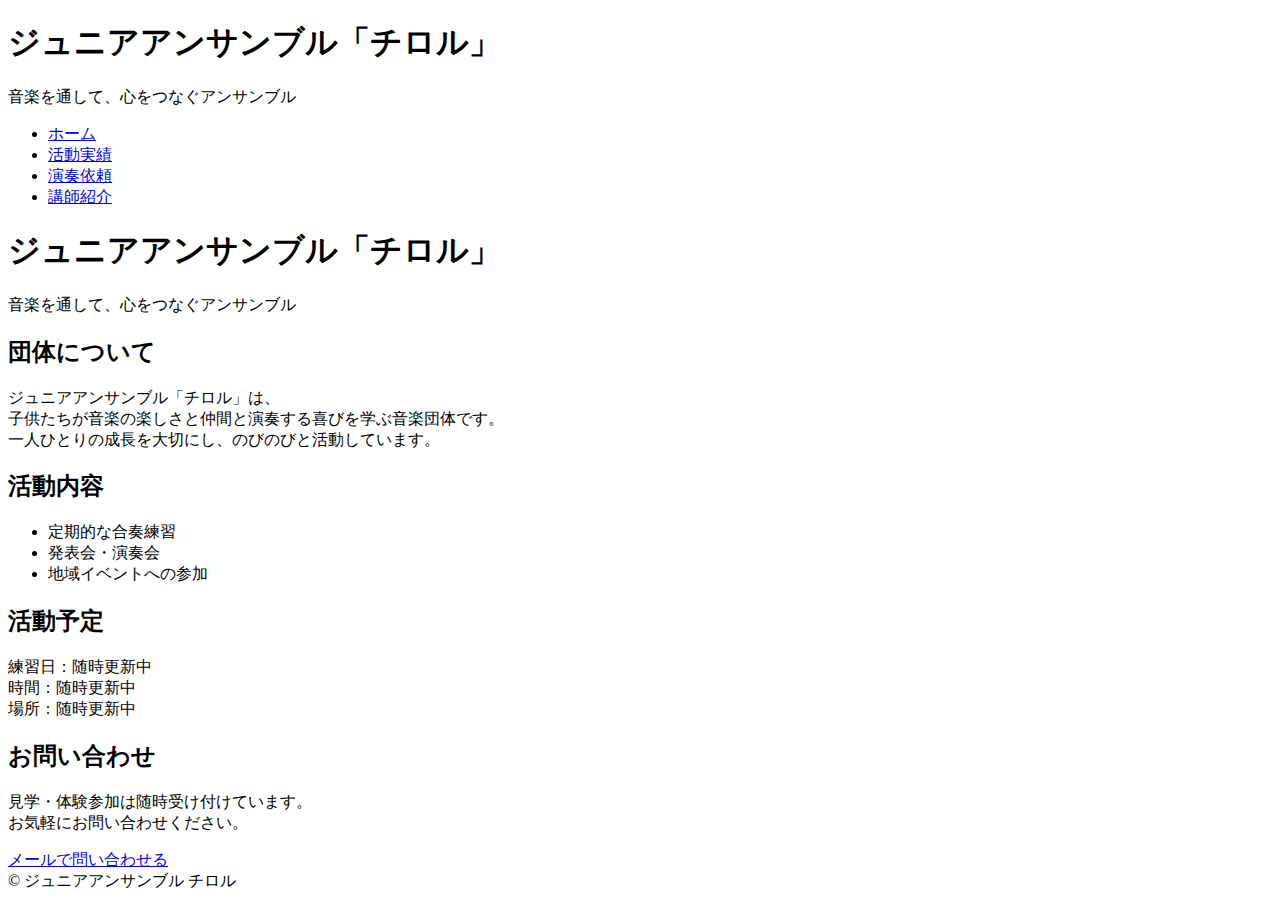
<file: index.html>
<!DOCTYPE html>
<html lang="ja">
<header>
  <h1>ジュニアアンサンブル「チロル」</h1>
  <p>音楽を通して、心をつなぐアンサンブル</p>

  <nav>
    <ul class="nav">
      <li><a href="index.html">ホーム</a></li>
      <li><a href="achievements.html">活動実績</a></li>
      <li><a href="request.html">演奏依頼</a></li>
      <li><a href="instructor.html">講師紹介</a></li>
    </ul>
  </nav>
</header>


<body>

<header>
  <h1>ジュニアアンサンブル「チロル」</h1>
  <p>音楽を通して、心をつなぐアンサンブル</p>
</header>

<main>

  <section class="about">
    <h2>団体について</h2>
    <div class="card">
      <p>
        ジュニアアンサンブル「チロル」は、<br>
        子供たちが音楽の楽しさと仲間と演奏する喜びを学ぶ音楽団体です。<br>
        一人ひとりの成長を大切にし、のびのびと活動しています。
      </p>
    </div>
  </section>

  <section class="activities">
    <h2>活動内容</h2>
    <div class="card">
      <ul>
        <li>定期的な合奏練習</li>
        <li>発表会・演奏会</li>
        <li>地域イベントへの参加</li>
      </ul>
    </div>
  </section>

  <section class="schedule">
    <h2>活動予定</h2>
    <div class="card">
      <p>
        練習日：随時更新中<br>
        時間：随時更新中<br>
        場所：随時更新中
      </p>
    </div>
  </section>

  <section class="contact">
    <h2>お問い合わせ</h2>
    <div class="card">
      <p>
        見学・体験参加は随時受け付けています。<br>
        お気軽にお問い合わせください。
      </p>
      <a href="mailto:tyrol.juniorensemble@gmail.com">
        メールで問い合わせる
      </a>
    </div>
  </section>

</main>

<footer>
  © ジュニアアンサンブル チロル
</footer>

</body>
</html>
</file>
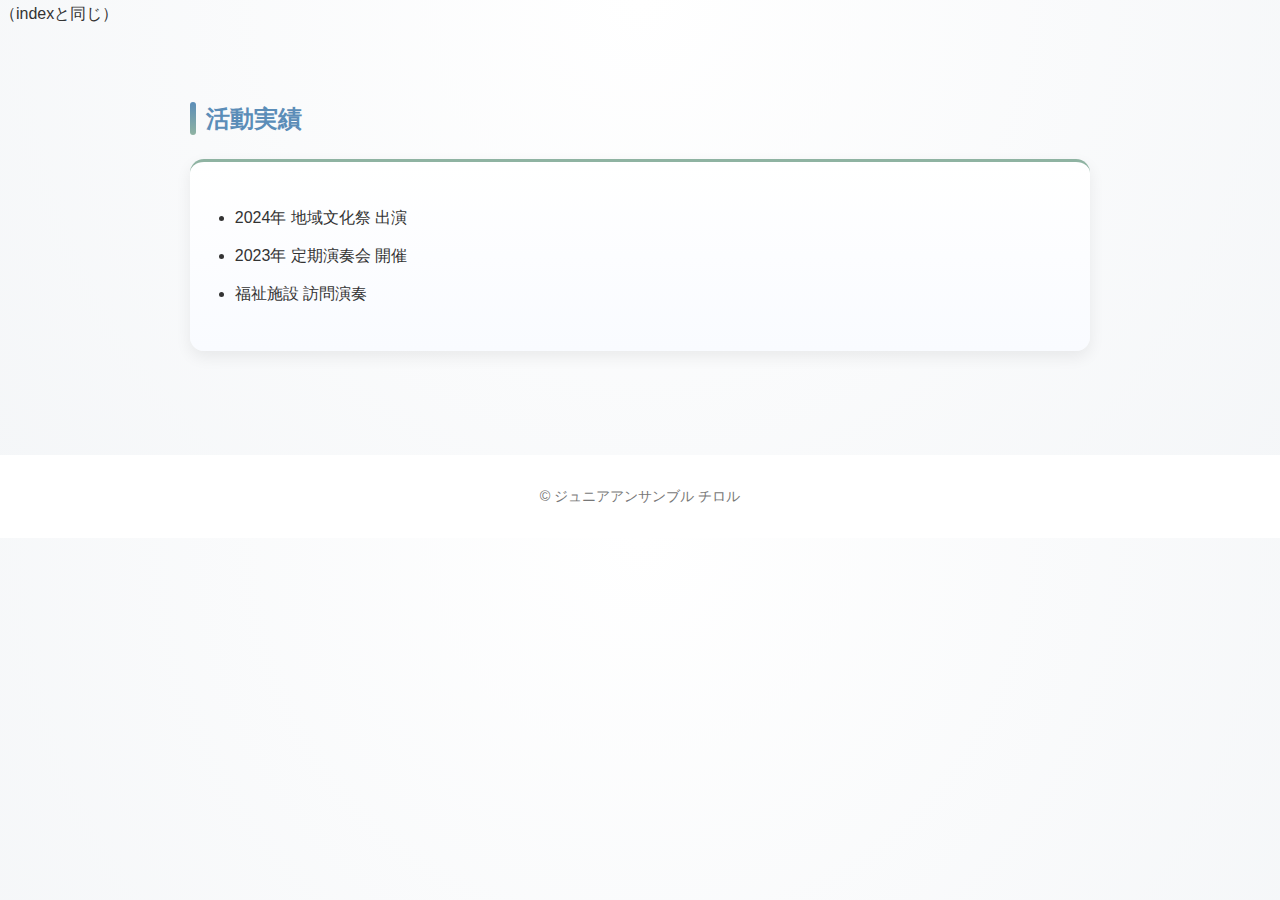
<file: achievements.html>
<!DOCTYPE html>
<html lang="ja">
<head>
  <meta charset="UTF-8">
  <title>活動実績｜ジュニアアンサンブル チロル</title>
  <link rel="stylesheet" href="junior.css">
</head>
<body>

<header>（indexと同じ）</header>

<main>
  <section>
    <h2>活動実績</h2>
    <div class="card">
      <ul>
        <li>2024年 地域文化祭 出演</li>
        <li>2023年 定期演奏会 開催</li>
        <li>福祉施設 訪問演奏</li>
      </ul>
    </div>
  </section>
</main>

<footer>© ジュニアアンサンブル チロル</footer>

</body>
</html>
</file>
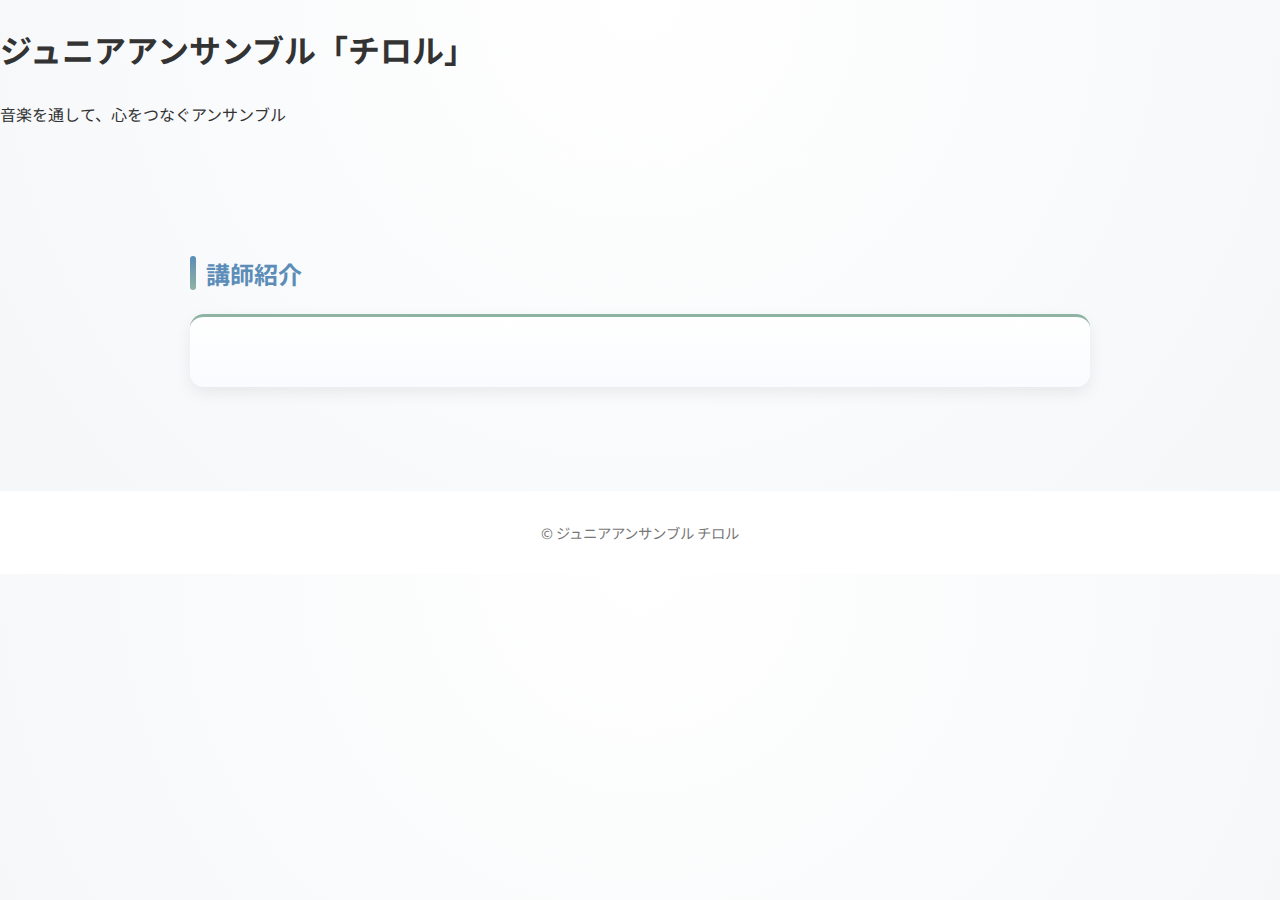
<file: instructor.html>
<!DOCTYPE html>
<html lang="ja">
<head>
  <meta charset="UTF-8">
  <title>ジュニアアンサンブル チロル!!</title>
  <meta name="viewport" content="width=device-width, initial-scale=1.0">

  <link href="https://fonts.googleapis.com/css2?family=Nunito:wght@400;600&family=Noto+Sans+JP:wght@300;400&display=swap" rel="stylesheet">
  <link rel="stylesheet" href="junior.css">
</head>

<body>

<!-- ★ここに共通ヘッダーが入る -->
<div id="header"></div>
<main>
  <section>
    <h2>講師紹介</h2>

    <div class="card">
      <h3></h3>
      <p>
        
      </p>
    </div>

  </section>
</main>

<footer>© ジュニアアンサンブル チロル</footer>
<script src="common.js"></script>
</body>
</html>
</file>
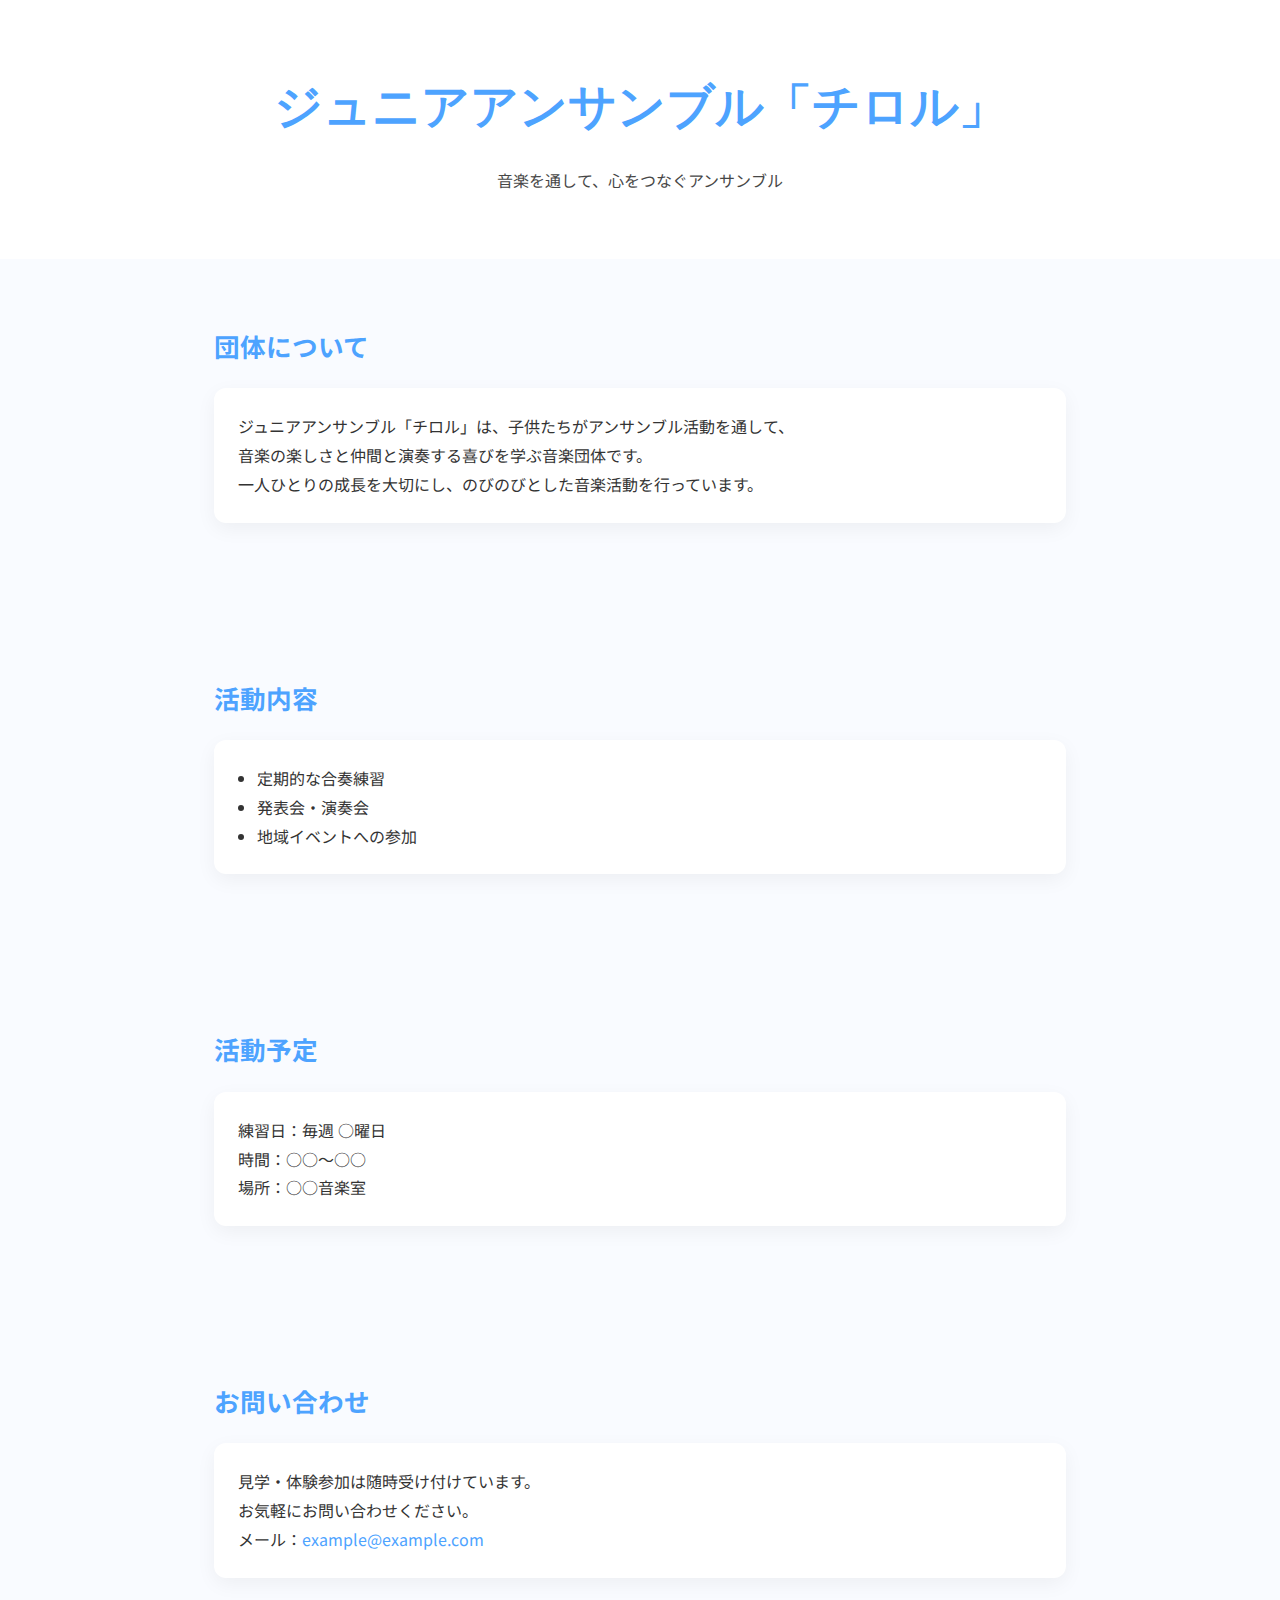
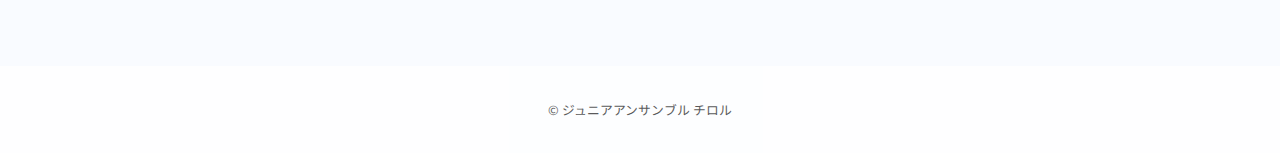
<file: junior.html>
<!DOCTYPE html>
<html lang="ja">
<head>
  <meta charset="UTF-8">
  <title>ジュニアアンサンブル チロル</title>
  <meta name="viewport" content="width=device-width, initial-scale=1.0">

  <!-- Google Fonts -->
  <link href="https://fonts.googleapis.com/css2?family=Nunito:wght@400;600&family=Noto+Sans+JP:wght@300;400&display=swap" rel="stylesheet">

  <meta name="description" content="
ジュニアアンサンブル「チロル」は、子供たちが音楽を通して
協調性と表現力を育むアンサンブル団体です。
">

  <style>
    :root {
      --main-color: #4DA3FF;
      --accent-color: #FFD54F;
      --bg-light: #F9FBFF;
      --text-dark: #333;
    }

    * {
      margin: 0;
      padding: 0;
      box-sizing: border-box;
    }

    body {
      font-family: 'Noto Sans JP', sans-serif;
      color: var(--text-dark);
      background: var(--bg-light);
      line-height: 1.8;
    }

    header {
      background: white;
      padding: 4rem 1.5rem;
      text-align: center;
    }

    header h1 {
      font-family: 'Nunito', sans-serif;
      font-size: clamp(2rem, 5vw, 3rem);
      color: var(--main-color);
      margin-bottom: 1rem;
    }

    header p {
      font-size: 1rem;
      opacity: 0.9;
    }

    section {
      max-width: 900px;
      margin: 0 auto;
      padding: 4rem 1.5rem;
    }

    section h2 {
      font-size: 1.6rem;
      color: var(--main-color);
      margin-bottom: 1.2rem;
    }

    .card {
      background: white;
      border-radius: 12px;
      padding: 1.5rem;
      margin-bottom: 1.5rem;
      box-shadow: 0 6px 20px rgba(0,0,0,0.05);
    }

    ul {
      padding-left: 1.2rem;
    }

    footer {
      text-align: center;
      padding: 2rem;
      font-size: 0.8rem;
      background: white;
      opacity: 0.8;
    }

    a {
      color: var(--main-color);
      text-decoration: none;
    }
  </style>
</head>

<body>

  <!-- HEADER -->
  <header>
    <h1>ジュニアアンサンブル「チロル」</h1>
    <p>音楽を通して、心をつなぐアンサンブル</p>
  </header>

  <!-- ABOUT -->
  <section>
    <h2>団体について</h2>
    <div class="card">
      <p>
        ジュニアアンサンブル「チロル」は、子供たちがアンサンブル活動を通して、<br>
        音楽の楽しさと仲間と演奏する喜びを学ぶ音楽団体です。<br>
        一人ひとりの成長を大切にし、のびのびとした音楽活動を行っています。
      </p>
    </div>
  </section>

  <!-- ACTIVITIES -->
  <section>
    <h2>活動内容</h2>
    <div class="card">
      <ul>
        <li>定期的な合奏練習</li>
        <li>発表会・演奏会</li>
        <li>地域イベントへの参加</li>
      </ul>
    </div>
  </section>

  <!-- SCHEDULE -->
  <section>
    <h2>活動予定</h2>
    <div class="card">
      <p>
        練習日：毎週 ○曜日<br>
        時間：○○〜○○<br>
        場所：○○音楽室
      </p>
    </div>
  </section>

  <!-- CONTACT -->
  <section>
    <h2>お問い合わせ</h2>
    <div class="card">
      <p>
        見学・体験参加は随時受け付けています。<br>
        お気軽にお問い合わせください。
      </p>
      <p>
        メール：<a href="mailto:example@example.com">example@example.com</a>
      </p>
    </div>
  </section>

  <footer>
    © ジュニアアンサンブル チロル
  </footer>

</body>
</html>
</file>
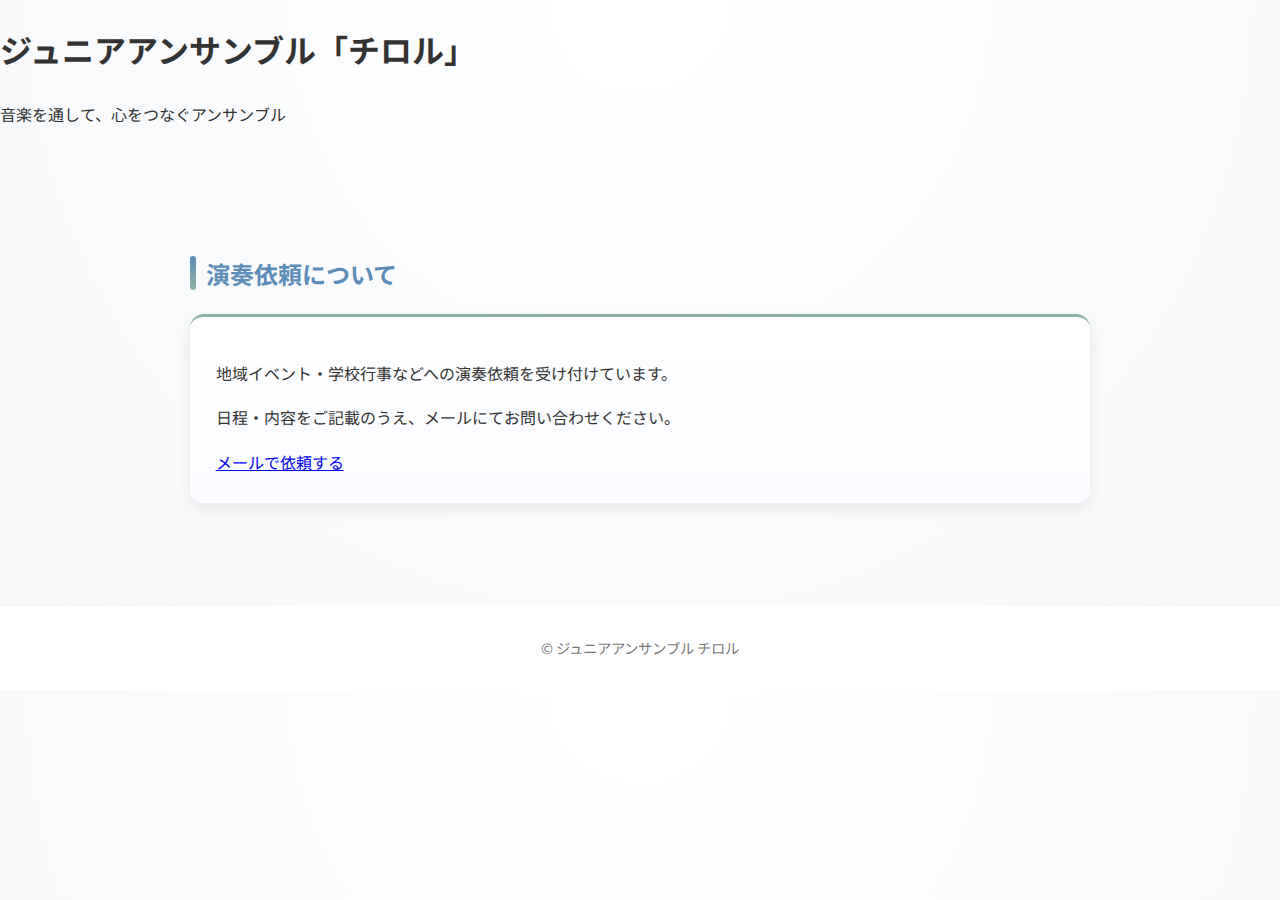
<file: request.html>
<!DOCTYPE html>
<html lang="ja">
<head>
  <meta charset="UTF-8">
  <title>ジュニアアンサンブル チロル</title>
  <meta name="viewport" content="width=device-width, initial-scale=1.0">

  <link href="https://fonts.googleapis.com/css2?family=Nunito:wght@400;600&family=Noto+Sans+JP:wght@300;400&display=swap" rel="stylesheet">
  <link rel="stylesheet" href="junior.css">
</head>

<body>

<!-- ★ここに共通ヘッダーが入る -->
<div id="header"></div>

<main>
  <section>
    <h2>演奏依頼について</h2>
    <div class="card">
      <p>
        地域イベント・学校行事などへの演奏依頼を受け付けています。
      </p>
      <p>
        日程・内容をご記載のうえ、メールにてお問い合わせください。
      </p>
      <a href="mailto:tyrol.juniorensemble@gmail.com">メールで依頼する</a>
    </div>
  </section>
</main>

<footer>© ジュニアアンサンブル チロル</footer>
  
<script src="common.js"></script>
</body>
</html>
</file>
<file: junior.css>
/* =========================
   カラーテーマ（少し華やか）
========================= */
:root {
  --main: #5b8db8;     /* 落ち着いた青 */
  --sub: #8fb3a2;      /* ミント */
  --accent: #e6c87a;   /* 明るめゴールド */
  --bg: #f4f6f8;
  --text: #333;
}

/* =========================
   全体
========================= */
body {
  margin: 0;
  font-family: "Noto Sans JP", "Nunito", sans-serif;
  line-height: 1.8;
  color: var(--text);
  background: radial-gradient(
    circle at top,
    #ffffff,
    var(--bg)
  );
}

/* =========================
   ヘッダー（写真あり）
========================= */
.site-header {
  background-image: url("images/header.jpg");
  background-size: cover;
  background-position: center;
  text-align: center;
  color: #fff;
  padding: 4rem 1rem;
}

.header-overlay {
  max-width: 960px;
  margin: 0 auto;
  padding: 2.5rem 1rem;
  border-radius: 18px;
  background: linear-gradient(
    135deg,
    rgba(91, 141, 184, 0.82),
    rgba(143, 179, 162, 0.82)
  );
  box-shadow: 0 8px 24px rgba(0,0,0,0.18);
}

.site-header h1 {
  margin: 0;
  font-size: 2.4rem;
  letter-spacing: 0.05em;
}

.site-header h1::after {
  content: "♪";
  margin-left: 0.3em;
  color: var(--accent);
  font-size: 0.9em;
}

.site-header p {
  margin: 0.6rem 0 1.6rem;
  font-size: 1.1rem;
  opacity: 0.95;
}

/* =========================
   ナビゲーション
========================= */
.nav {
  list-style: none;
  padding: 0;
  margin: 0;
  display: flex;
  justify-content: center;
  gap: 1.5rem;
}

.nav a {
  color: #fff;
  text-decoration: none;
  font-weight: 500;
  opacity: 0.9;
  position: relative;
}

.nav a:hover {
  opacity: 1;
}

.nav a::after {
  content: "";
  position: absolute;
  left: 0;
  bottom: -5px;
  width: 0;
  height: 2px;
  background: var(--accent);
  transition: 0.3s;
}

.nav a:hover::after {
  width: 100%;
}

/* =========================
   メイン
========================= */
main {
  max-width: 900px;
  margin: 0 auto;
  padding: 3rem 1rem;
}

/* =========================
   セクション
========================= */
section {
  margin-bottom: 3.5rem;
}

section h2 {
  position: relative;
  padding-left: 1rem;
  font-size: 1.5rem;
  color: var(--main);
  margin-bottom: 1.2rem;
}

section h2::before {
  content: "";
  position: absolute;
  left: 0;
  top: 0.2em;
  width: 6px;
  height: 1.4em;
  background: linear-gradient(
    to bottom,
    var(--main),
    var(--sub)
  );
  border-radius: 3px;
}

/* =========================
   カード
========================= */
.card {
  background: linear-gradient(
    180deg,
    #ffffff,
    #f9fbff
  );
  padding: 1.6rem;
  border-radius: 14px;
  box-shadow: 0 6px 16px rgba(0,0,0,0.07);
  border-top: 3px solid var(--sub);
}

/* =========================
   リスト
========================= */
ul {
  padding-left: 1.2rem;
}

li {
  margin-bottom: 0.6rem;
}

/* =========================
   お問い合わせボタン
========================= */
.contact a {
  display: inline-block;
  margin-top: 1.2rem;
  padding: 0.75rem 1.6rem;
  background: linear-gradient(
    135deg,
    var(--accent),
    #f0dd9a
  );
  color: #333;
  text-decoration: none;
  font-weight: 500;
  border-radius: 999px;
  box-shadow: 0 4px 12px rgba(0,0,0,0.15);
  transition: transform 0.2s, opacity 0.2s;
}

.contact a:hover {
  transform: translateY(-2px);
  opacity: 0.95;
}

/* =========================
   フッター
========================= */
footer {
  text-align: center;
  padding: 1.8rem;
  font-size: 0.9rem;
  color: #777;
  background: #fff;
}

/* =========================
   スマホ対応
========================= */
@media (max-width: 600px) {
  .site-header h1 {
    font-size: 1.9rem;
  }

  .site-header p {
    font-size: 1rem;
  }

  .nav {
    flex-wrap: wrap;
    gap: 1rem;
  }

  section h2 {
    font-size: 1.3rem;
  }
}
</file>
